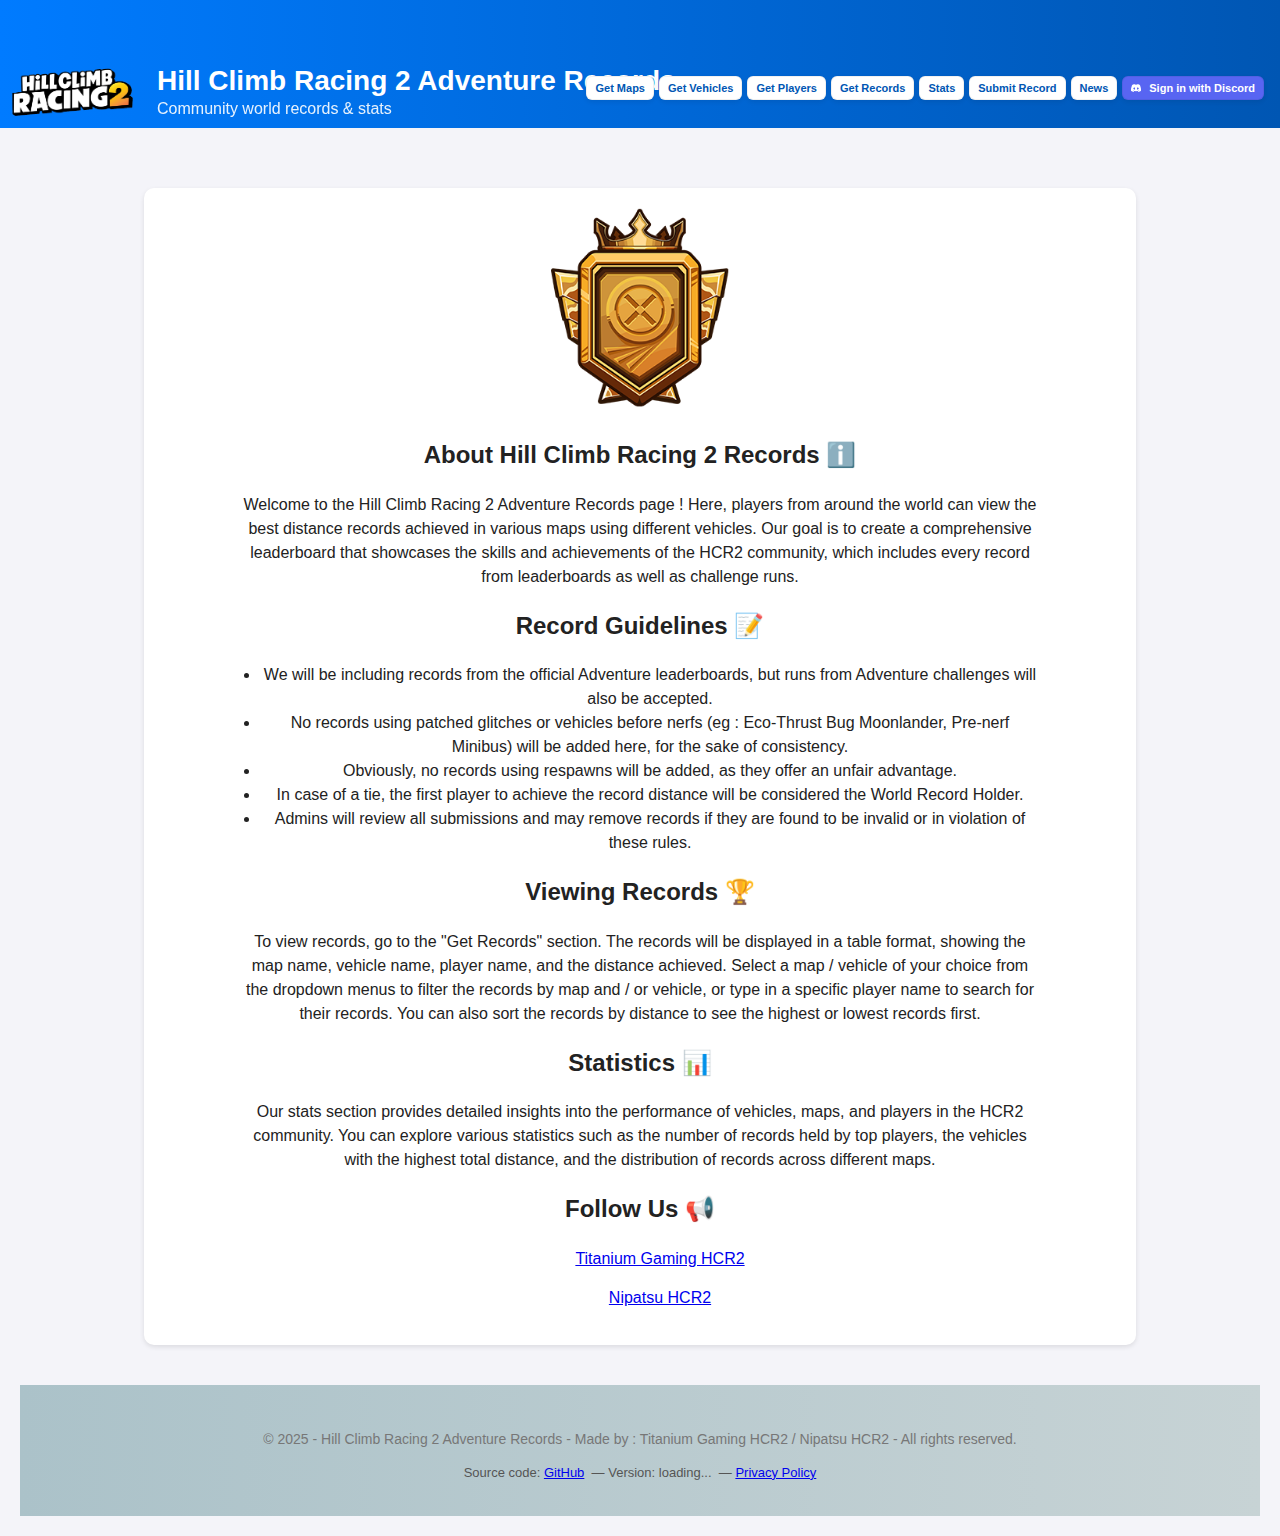
<file: index.html>
<!DOCTYPE html>
<html lang="en">
<head>
    <meta charset="UTF-8">
    <meta name="viewport" content="width=device-width, initial-scale=1">
    <link rel="stylesheet" href="css/style.css">
    <title>Hcr2 Database</title>
    

    
</head>
<body>
    <header>
        <div class="header-inner"></div>
            <div class="branding">
                <img src="img/image.png" alt="HCR2 Logo" id="logo">
                <div>
                    <h1>Hill Climb Racing 2 Adventure Records</h1>
                    <div style="font-size:16px; opacity:0.9;">Community world records & stats</div>
                </div>
            </div>

            <div class="header-right">
                <div class="header-buttons" aria-hidden="false">
                    <button onclick="fetchData('maps')">Get Maps</button>
                    <button onclick="fetchData('vehicles')">Get Vehicles</button>
                    <button onclick="fetchData('players')">Get Players</button>
                    <button onclick="fetchData('records')">Get Records</button>
                    <button onclick="fetchStats()">Stats</button>
                    <button onclick="togglePublicSubmitForm()">Submit Record</button>
                    <button onclick="toggleNewsModal()">News</button>

                <button id="login-btn" class="discord-btn" onclick="location.href='auth/discord_login.php'">
                    <img class="discord-logo" src="img/Discord-Symbol-Blurple.png" alt="Discord">
                    <span>Sign in with Discord</span>
                </button>

                <button id="admin-btn" style="display:none;">Admin</button>
                <button id="logout-btn" onclick="location.href='auth/logout.php'" style="display:none;">Logout</button>
            </div>

            <div id="auth-warning" style="color:orange; padding:8px 0; text-align:center;"></div>
    </header>

    <main>
        <div id="stats-container"></div>
        <div id="data-container"></div>
    
        <div class="about-section" id="about-section">

            <img src="img/image copy.png" alt="Info Icon" style="height: 200px; vertical-align: middle; margin-bottom: 10px;">

            <h2>About Hill Climb Racing 2 Records ℹ️</h2>
            <p id="about-text" style="max-width: 800px; margin: 0 auto; font-size: 16px; line-height: 1.5;">
                Welcome to the Hill Climb Racing 2 Adventure Records page ! Here, players from around the world can view the best distance records achieved in various maps using different vehicles. Our goal is to create a comprehensive leaderboard that showcases the skills and achievements of the HCR2 community, which includes every record from leaderboards as well as challenge runs.
            </p>
            <h2>Record Guidelines 📝</h2>
            <p id="rules-text">
                <ul style="list-style-type: disc; padding-left: 20px; line-height: 1.5; max-width: 800px; margin: 0 auto; font-size: 16px;">
                    <li>We will be including records from the official Adventure leaderboards, but runs from Adventure challenges will also be accepted.</li>
                    <li>No records using patched glitches or vehicles before nerfs (eg : Eco-Thrust Bug Moonlander, Pre-nerf Minibus) will be added here, for the sake of consistency.</li>
                    <li>Obviously, no records using respawns will be added, as they offer an unfair advantage.</li>
                    <li>In case of a tie, the first player to achieve the record distance will be considered the World Record Holder.</li>
                    <li>Admins will review all submissions and may remove records if they are found to be invalid or in violation of these rules.</li>
                </ul>
            </p>
            <h2>Viewing Records 🏆</h2>
            <p id="viewing-text" style="max-width: 800px; margin: 0 auto; font-size: 16px; line-height: 1.5;">
                To view records, go to  the "Get Records" section. The records will be displayed in a table format, showing the map name, vehicle name, player name, and the distance achieved. Select a map / vehicle of your choice from the dropdown menus to filter the records by map and / or vehicle, or type in a specific player name to search for their records. You can also sort the records by distance to see the highest or lowest records first.
            </p>
            <h2>Statistics 📊</h2>
            <p id="stats-text" style="max-width: 800px; margin: 0 auto; font-size: 16px; line-height: 1.5;">
                Our stats section provides detailed insights into the performance of vehicles, maps, and players in the HCR2 community. You can explore various statistics such as the number of records held by top players, the vehicles with the highest total distance, and the distribution of records across different maps.
            </p>
            <h2>Follow Us 📢</h2>
            <p id="follow-text" style=
            "max-width: 800px; margin: 0 auto; font-size: 16px; line-height: 1.5;">
                <ul>
                    <p class = "social-link"><a rel="noopener noreferrer" href="https://www.youtube.com/@titaniumhcr2" target="_blank">Titanium Gaming HCR2</a></p>
                    <p class = "social-link"><a rel="noopener noreferrer" href="https://www.youtube.com/@nipatsu" target="_blank">Nipatsu HCR2</a></p>
                </ul>
        </div>
        
        <!-- Public submission modal (hidden overlay) -->
        <div id="public-submit-overlay" class="modal-overlay" style="display:none;">
            <div class="modal-panel form-container" role="dialog" aria-modal="true" aria-labelledby="public-submit-title">
                <button class="modal-close" onclick="togglePublicSubmitForm()" aria-label="Close">✕</button>
                <h2 id="public-submit-title">Submit a Record (for admin review)</h2>
                <form id="public-submit-form" onsubmit="submitPublicRecord(event)">
                    <label>Map</label>
                    <select id="public-map-select" required></select>
                    <label>Vehicle</label>
                    <select id="public-vehicle-select" required></select>
                    <label>Distance</label>
                    <input type="number" id="public-distance-input" required min="1">
                    <label>Player name</label>
                    <input type="text" id="public-player-name" required>
                    <label>Country (optional)</label>
                    <input type="text" id="public-player-country">
                    <!-- Honeypot field to catch bots (should remain empty) -->
                    <div style="position:absolute; left:-9999px; top:auto; width:1px; height:1px; overflow:hidden;">
                        <label for="hp_email">Leave this field empty</label>
                        <input type="text" id="hp_email" name="hp_email" autocomplete="off" tabindex="-1">
                    </div>
                    <div style="display:flex; gap:8px; margin-top:12px;">
                        <button type="submit">Send Submission</button>
                        <button type="button" onclick="togglePublicSubmitForm()" style="background:#ccc; color:#000;">Cancel</button>
                    </div>
                </form>
                <p id="public-submit-message" style="margin-top:10px;"></p>
            </div>
        </div>
        <!-- News modal -->
        <div id="news-overlay" class="modal-overlay" style="display:none;">
            <div class="modal-panel form-container" role="dialog" aria-modal="true" aria-labelledby="news-title">
                <button class="modal-close" onclick="toggleNewsModal()" aria-label="Close">✕</button>
                <h2 id="news-title">Recent News</h2>
                <div id="news-list" style="max-height:60vh; overflow:auto; text-align:left;">
                    <p>Loading news...</p>
                </div>
                <div style="text-align:right; margin-top:12px;"><button onclick="toggleNewsModal()" style="background:#ccc;color:#000;">Close</button></div>
            </div>
        </div>
        <footer id="footer">
            <p id="copyright" style="text-align: center; margin-top: 24px; font-size: 14px; color: #777;">
                &copy; 2025 - Hill Climb Racing 2 Adventure Records - Made by : Titanium Gaming HCR2 / Nipatsu HCR2 - All rights reserved.
            </p>
            <p class="github-meta" style="margin-top:8px; font-size:13px; color:#555;">
                Source code: <a id="github-link" href="https://github.com/Nipatsuplayer/hcr2-database-with-website" target="_blank" rel="noopener noreferrer">GitHub</a>
                &nbsp;—&nbsp;Version: <span id="github-version">loading...</span>
                &nbsp;—&nbsp;<a href="privacy.html" id="privacy-link">Privacy Policy</a>
            </p>
        </footer>
    </main>
<script src="js/script.js"></script>
<script type="text/javascript" src="https://cdnjs.buymeacoffee.com/1.0.0/button.prod.min.js" data-name="bmc-button" data-slug="nipatsu" data-color="#FFDD00" data-emoji="🚗"  data-font="Cookie" data-text="Support Us!" data-outline-color="#000000" data-font-color="#000000" data-coffee-color="#ffffff" ></script>
</body>
</html>
</file>
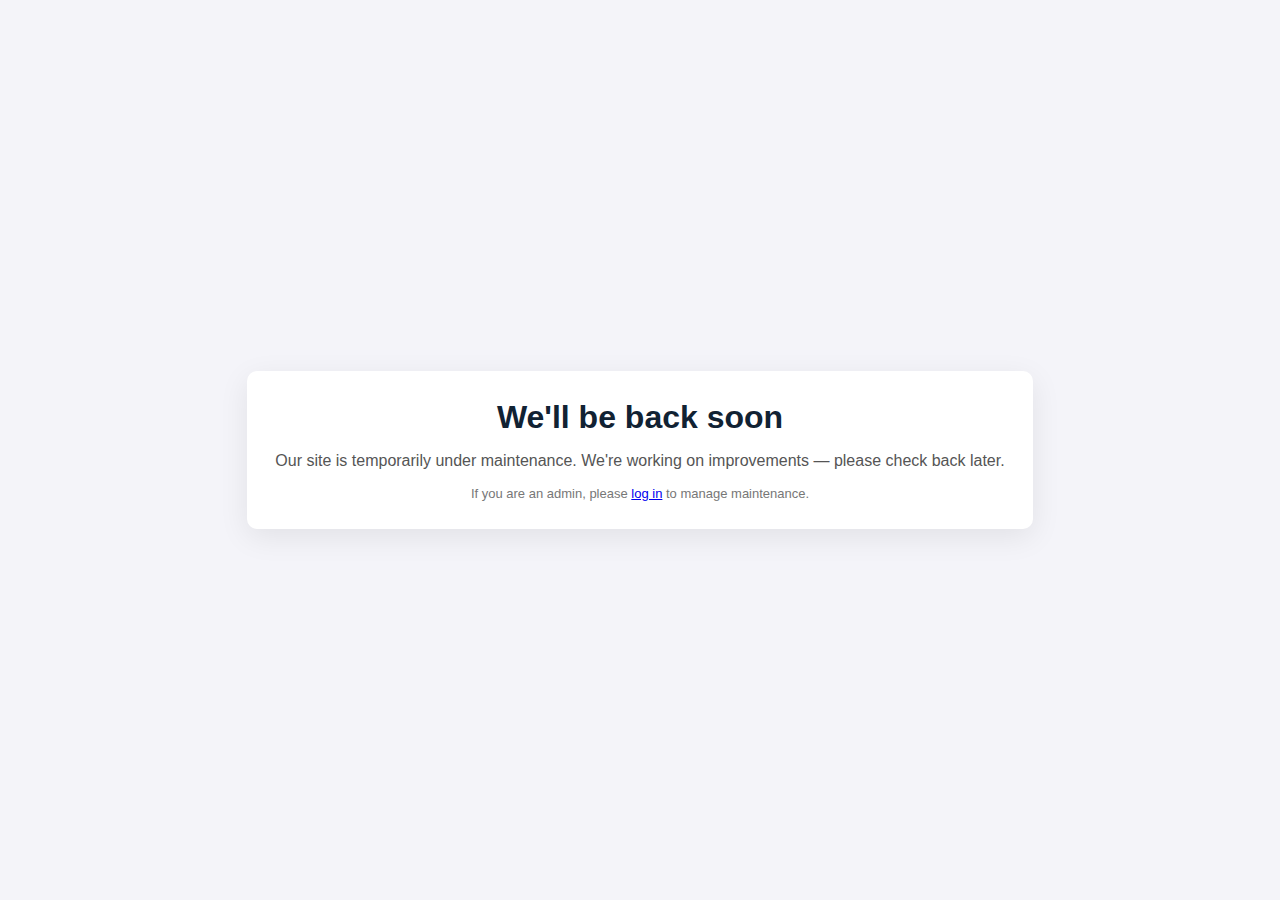
<file: maintenance.html>
<!doctype html>
<html lang="en">
<head>
  <meta charset="utf-8">
  <meta name="viewport" content="width=device-width,initial-scale=1">
  <title>Maintenance</title>
  <style>
    body{font-family:Arial,Helvetica,sans-serif;background:#f4f4f9;color:#222;display:flex;align-items:center;justify-content:center;height:100vh;margin:0}
    .card{background:#fff;padding:28px;border-radius:10px;box-shadow:0 8px 30px rgba(0,0,0,0.08);max-width:760px;text-align:center}
    h1{margin:0 0 8px 0;color:#123}
    p{color:#555}
    .meta{margin-top:12px;font-size:13px;color:#777}
  </style>
</head>
<body>
  <div class="card">
    <h1>We'll be back soon</h1>
    <p>Our site is temporarily under maintenance. We're working on improvements — please check back later.</p>
    <div class="meta">If you are an admin, please <a href="/auth/discord_login.php">log in</a> to manage maintenance.</div>
  </div>
</body>
</html>
</file>
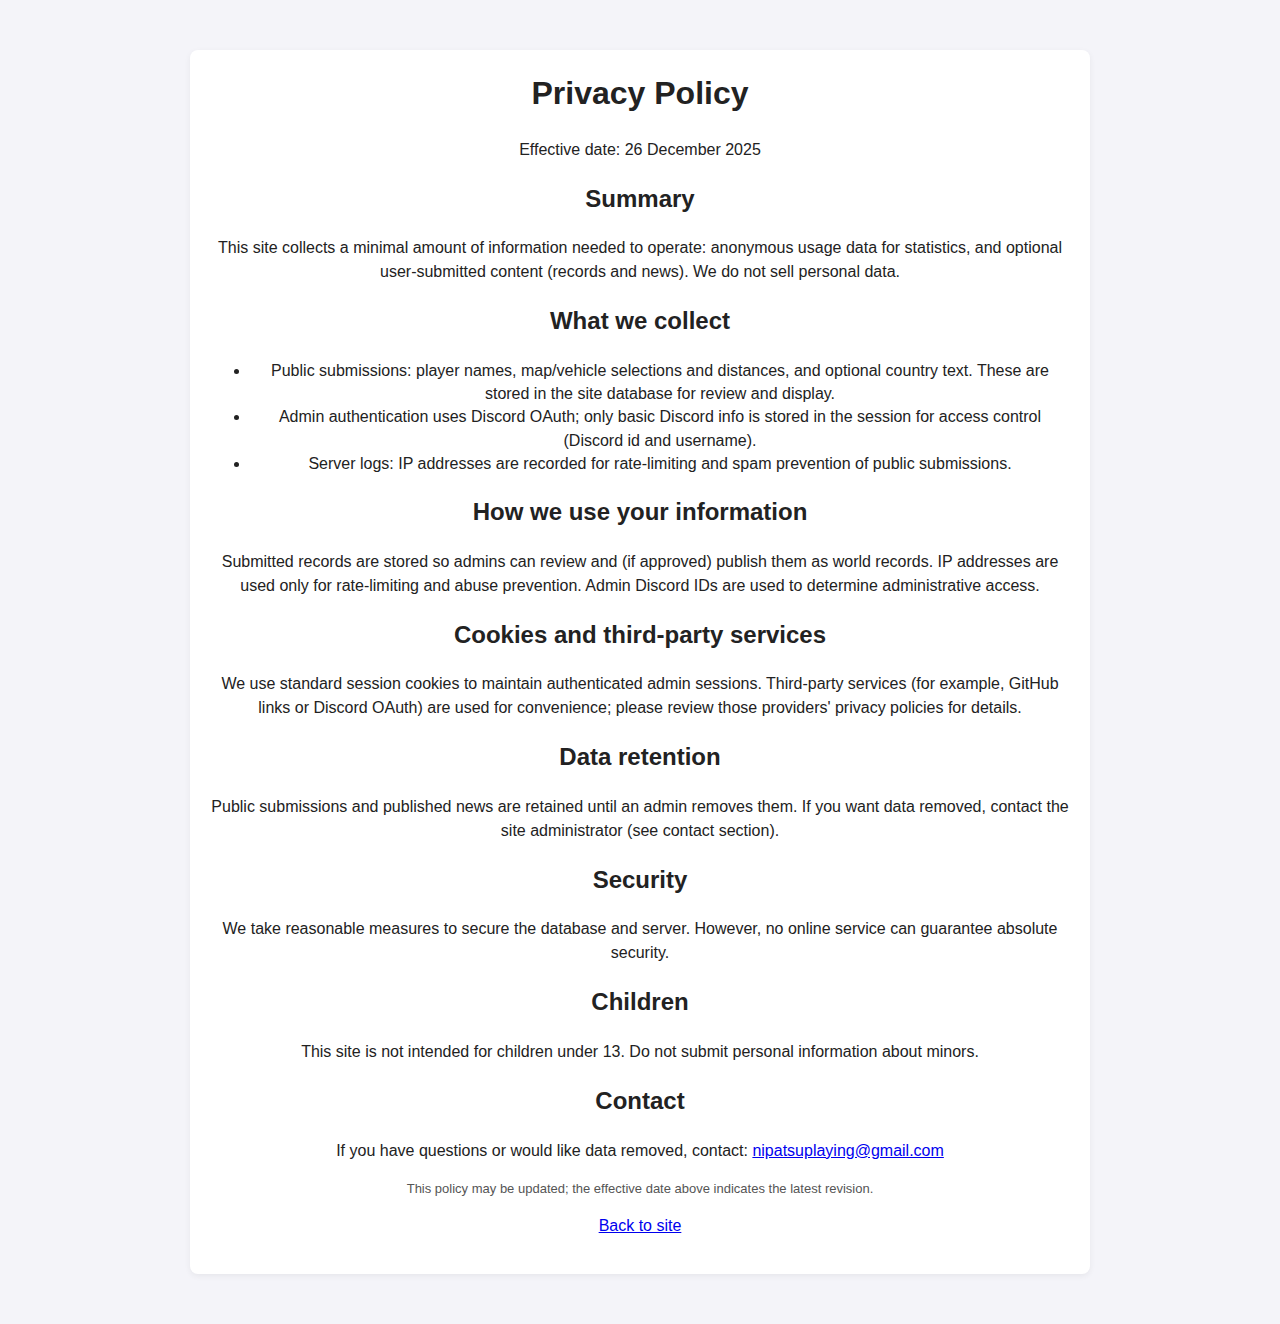
<file: privacy.html>
<!DOCTYPE html>
<html lang="en">
<head>
    <meta charset="utf-8">
    <meta name="viewport" content="width=device-width, initial-scale=1">
    <title>Privacy Policy — HCR2 Records</title>
    <link rel="stylesheet" href="css/style.css">
    <style>
        .policy-container { max-width: 900px; margin: 30px auto; background:#fff; padding:20px; border-radius:8px; box-shadow:0 2px 6px rgba(0,0,0,0.06); }
        .policy-container h1 { margin-top:0; }
        .policy-container p { line-height:1.5; }
    </style>
</head>
<body>
    <main>
        <div class="policy-container">
            <h1>Privacy Policy</h1>
            <p>Effective date: 26 December 2025</p>

            <h2>Summary</h2>
            <p>This site collects a minimal amount of information needed to operate: anonymous usage data for statistics, and optional user-submitted content (records and news). We do not sell personal data.</p>

            <h2>What we collect</h2>
            <ul>
                <li>Public submissions: player names, map/vehicle selections and distances, and optional country text. These are stored in the site database for review and display.</li>
                <li>Admin authentication uses Discord OAuth; only basic Discord info is stored in the session for access control (Discord id and username).</li>
                <li>Server logs: IP addresses are recorded for rate-limiting and spam prevention of public submissions.</li>
            </ul>

            <h2>How we use your information</h2>
            <p>Submitted records are stored so admins can review and (if approved) publish them as world records. IP addresses are used only for rate-limiting and abuse prevention. Admin Discord IDs are used to determine administrative access.</p>

            <h2>Cookies and third-party services</h2>
            <p>We use standard session cookies to maintain authenticated admin sessions. Third-party services (for example, GitHub links or Discord OAuth) are used for convenience; please review those providers' privacy policies for details.</p>

            <h2>Data retention</h2>
            <p>Public submissions and published news are retained until an admin removes them. If you want data removed, contact the site administrator (see contact section).</p>

            <h2>Security</h2>
            <p>We take reasonable measures to secure the database and server. However, no online service can guarantee absolute security.</p>

            <h2>Children</h2>
            <p>This site is not intended for children under 13. Do not submit personal information about minors.</p>

            <h2>Contact</h2>
            <p>If you have questions or would like data removed, contact: <a href="mailto:nipatsuplaying@gmail.com">nipatsuplaying@gmail.com</a></p>

            <p style="margin-top:16px; font-size:13px; color:#555;">This policy may be updated; the effective date above indicates the latest revision.</p>
            <p><a href="/index.html">Back to site</a></p>
        </div>
    </main>
</body>
</html>
</file>
<file: css/style.css>
/* ================= RESET ================= */

* {
  box-sizing: border-box;
}

/* === THEME VARIABLES & GLOBAL HELPERS === */
:root {
  --bg: #f4f4f9;
  --text: #222222;
  --muted: #555555;
  --brand-1: #007bff;
  --brand-2: #0056b3;
  --discord: #5865F2;
  --card-bg: #ffffff;
  --shadow: 0 2px 5px rgba(0,0,0,0.08);
  --radius: 8px;
  --max-width: 1200px;
  --container-padding: 16px;
  --transition: 220ms ease;
}

/* utility: visually-hidden for screen-readers */
.sr-only {
  position: absolute !important;
  height: 1px; width: 1px;
  overflow: hidden;
  clip: rect(1px, 1px, 1px, 1px);
  white-space: nowrap;
}

/* sensible focus styles for keyboard users */
:focus {
  outline: 3px solid rgba(0,123,255,0.14);
  outline-offset: 2px;
  box-shadow: 0 0 0 3px rgba(0,123,255,0.06);
}

/* Respect users' reduced motion preference */
@media (prefers-reduced-motion: reduce) {
  * {
    transition: none !important;
    animation: none !important;
  }
}

html, body {
  margin: 0;
  padding: 0;
  width: 100%;
  max-width: 100%;
  overflow-x: hidden;
}

input,
select,
textarea,
button {
  width: 100%;
  box-sizing: border-box;
}

/* Improved focus/active styles for form controls */
input:focus,
select:focus,
textarea:focus,
button:focus {
  outline: none;
  border-color: rgba(0,123,255,0.28);
  box-shadow: 0 0 0 3px rgba(0,123,255,0.06);
}

body {
  font-family: Arial, sans-serif;
  font-size: 16px;
  line-height: 1.45;
  -webkit-font-smoothing: antialiased;
  -moz-osx-font-smoothing: grayscale;
  background-color: var(--bg);
  color: var(--text);
  min-height: 100vh;
  display: flex;
  flex-direction: column;
}

/* ================= HEADER ================= */

header {
  width: 100%;
  background: linear-gradient(90deg, var(--brand-1), var(--brand-2));
  color: #fff;
  position: relative;
}

/* Small device note shown at top on small viewports to advise desktop use */
.device-note {
  text-align: center;
  padding: 6px 10px;
  font-size: 14px;
  background: rgba(255,255,255,0.12);
  color: #fff;
}

@media (min-width: 769px) {
  .device-note { display: none; }
}

/* Inner container (centers content) */
.header-inner {
  max-width: 1200px;
  margin: 0 auto;
  padding: 14px 16px;
  display: flex;
  align-items: center;
  gap: 16px;
}

/* Generic centered container utility */
.container {
  max-width: var(--max-width);
  margin: 0 auto;
  padding: 0 var(--container-padding);
  width: 100%;
}


/* ================= BRANDING ================= */

/* Branding */
.branding {
  display: flex;
  align-items: center;
  gap: 12px;
}

.branding img {
  height: 56px;
  width: auto;
}

.branding h1 {
  margin: 0;
  font-size: 24px;
  line-height: 1.2;
}

@media (min-width: 769px) {
  .branding img {
    height: 72px;
  }

  .branding h1 {
    font-size: 28px;
  }

  .branding div > div {
    font-size: 18px;
  }
}

.branding div > div {
  font-size: 16px;
  opacity: 0.9;
}

/* ================= MOBILE MENU BUTTON ================= */

.mobile-menu-btn {
  display: none;
  margin-left: auto;
  background: rgba(255,255,255,0.15);
  color: #fff;
  border: none;
  padding: 8px 12px;
  border-radius: 8px;
  font-size: 20px;
  cursor: pointer;
}

/* ================= NAV / BUTTONS ================= */

.header-right {
  margin-left: auto;
}

/* Desktop: pin header buttons to the very right and align them to the bottom of the header */
@media (min-width: 769px) {
  header {
    position: relative;
  }

  .header-inner {
    max-width: 1200px;
    margin: 0 auto;
    padding: 20px 16px 36px 16px;
    display: flex;
    align-items: flex-start;
    gap: 16px;
  }

  /* Move the buttons outside the centered container to the far right of the viewport */
  .header-right {
    position: absolute;
    right: 16px;
    bottom: 12px;
    margin-left: 0;
  }

  /* ensure the header buttons align to the bottom visually */
  .header-buttons, .discord-btn {
    align-items: center;
  }
}

.header-buttons {
  display: flex;
  gap: 6px;
  flex-wrap: wrap;
  align-items: right;
}

@media (min-width: 769px) {
  .header-buttons {
    flex-wrap: nowrap;
    gap: 5px;
  }
}

/* Normal buttons */
.header-buttons button {
  background: var(--card-bg);
  color: var(--brand-2);
  border: 1px solid rgba(0,0,0,0.06);
  padding: 8px 12px;
  border-radius: 6px;
  font-weight: 600;
  font-size: 13px;
  cursor: pointer;
  white-space: nowrap;
  box-shadow: var(--shadow);
  transition: transform var(--transition), filter var(--transition), box-shadow var(--transition);
}

.header-buttons button:hover {
  filter: brightness(0.95);
}

/* Reusable button utility */
.btn {
  display: inline-flex;
  align-items: center;
  gap: 8px;
  padding: 8px 12px;
  border-radius: var(--radius);
  border: 1px solid rgba(0,0,0,0.06);
  background: var(--card-bg);
  color: var(--brand-2);
  cursor: pointer;
  transition: transform var(--transition), box-shadow var(--transition), filter var(--transition);
}


@media (min-width: 769px) {
  .header-buttons button {
    padding: 5px 8px;
    font-size: 11px;
  }
}

/* Discord button */
.discord-btn {
  background: var(--discord) !important;
  color: var(--card-bg) !important;
  display: inline-flex;
  align-items: center;
  gap: 8px;
  font-weight: 700;
}

.discord-btn:hover {
  filter: brightness(0.9);
}

.discord-logo {
  width: 18px;
  height: 18px;
  display: inline-block;
}

@media (min-width: 769px) {
  /* Desktop: ensure header buttons and discord button don't expand to full width */
  .header-buttons button,
  .header-buttons .discord-btn,
  .discord-btn {
    width: auto;
  }

  /* Make discord button match other buttons size-wise on desktop */
  .discord-btn {
    padding: 5px 8px !important;
    font-size: 11px !important;
  }

  .discord-logo {
    width: 10px;
    height: 10px;
    filter : brightness(0), invert(1) !important;
    /*make logo white*/
    vertical-align: middle;

  }
}

/* ================= AUTH WARNING ================= */

#auth-warning {
  text-align: center;
  font-size: 14px;
}

/* ================= MAIN ================= */

main {
  flex: 1;
  padding: 20px;
  text-align: center;
}

/* ================= ABOUT SECTION ================= */

.about-section {
  background: #fff;
  padding: 20px;
  margin: 40px auto;
  width: 80%;
  max-width: 1000px;
  border-radius: 10px;
  box-shadow: 0 2px 5px rgba(0,0,0,0.1);
}

/* ================= TABLES (RESPONSIVE) ================= */

.table-wrapper {
  width: 100%;
  overflow-x: auto;
  -webkit-overflow-scrolling: touch;
  border-radius: 12px;
  overflow: hidden;
}

table {
  border-collapse: collapse;
  width: 100%;
  margin: 20px 0;
  background: var(--card-bg);
  box-shadow: 0 4px 12px rgba(0, 0, 0, 0.08), 0 2px 4px rgba(0, 0, 0, 0.04);
  border-radius: 12px;
  overflow: hidden;
}

th, td {
  border: 1px solid rgba(0, 0, 0, 0.06);
  padding: 12px 14px;
  text-align: left;
}

th {
  background: linear-gradient(135deg, #f5f7fa 0%, #eef2f7 100%);
  font-weight: 700;
  color: var(--brand-2);
  font-size: 13px;
  text-transform: uppercase;
  letter-spacing: 0.5px;
}

tr:nth-child(even) {
  background: rgba(0, 0, 0, 0.015);
}

tr:hover {
  background: rgba(0, 123, 255, 0.04);
  transition: background-color var(--transition);
}

@media (min-width: 769px) {
  table {
    min-width: 720px;
  }

  th, td {
    white-space: nowrap;
  }
}

/* ================= MODALS (MOBILE SAFE) ================= */

.modal-overlay {
  position: fixed;
  inset: 0;
  background: rgba(0,0,0,0.45);
  display: flex;
  align-items: center;
  justify-content: center;
  padding: 20px; /* keep some spacing on small viewports */
  z-index: 9999;
}

.modal-panel {
  background: #fff;
  border-radius: 12px;
  padding: 16px;
  width: 92vw;
  max-width: 720px;
  margin: auto;
  max-height: calc(100vh - 40px);
  overflow-y: auto;
  position: relative;
}

.modal-close {
  position: sticky;
  top: 0;
  margin-left: auto;
  background: transparent;
  border: none;
  font-size: 20px;
  cursor: pointer;
}

/* === Submission modal improvements === */
.form-container {
  padding: 6px 4px 12px 4px;
}

.form-container h2 {
  margin-top: 0;
  font-size: 20px;
  color: var(--brand-2);
}

.form-container form {
  display: block;
  gap: 10px;
}

.form-container label {
  display: block;
  font-weight: 600;
  margin: 8px 0 6px 0;
  color: var(--text);
  font-size: 14px;
}

.form-container input[type="text"],
.form-container input[type="number"],
.form-container select,
.form-container textarea {
  width: 100%;
  padding: 10px 12px;
  border-radius: 8px;
  border: 1px solid rgba(0,0,0,0.08);
  background: var(--card-bg);
  box-shadow: 0 1px 2px rgba(0,0,0,0.03) inset;
  transition: border-color var(--transition), box-shadow var(--transition);
  font-size: 14px;
}

.form-container input:focus,
.form-container select:focus,
.form-container textarea:focus {
  border-color: rgba(0,123,255,0.28);
  box-shadow: 0 0 0 4px rgba(0,123,255,0.06);
  outline: none;
}

.form-container .actions {
  display: flex;
  gap: 12px;
  justify-content: center;
  align-items: center;
  margin-top: 16px;
  margin-left: auto;
  margin-right: auto;
  flex-wrap: wrap;
  /* ensure buttons don't stretch full width on small screens */
  text-align: center;
}

.form-container button {
  color: linear-gradient(90deg,var(--brand-1),var(--brand-2));
  font-size: 14px;
}

.form-container .actions button[type="submit"] {
  background: linear-gradient(90deg, var(--brand-1), var(--brand-2));
  color: #fff;
  border: none;
  padding: 11px 20px;
  border-radius: 10px;
  font-weight: 700;
  font-size: 15px;
  cursor: pointer;
  box-shadow: 0 6px 18px rgba(0, 123, 255, 0.24);
  transition: transform var(--transition), box-shadow var(--transition), filter var(--transition);
  min-width: 140px;
  text-align: center;
}

.form-container .actions button[type="submit"]:hover {
  transform: translateY(-2px);
  filter: brightness(1.02);
  box-shadow: 0 8px 22px rgba(0, 123, 255, 0.32);
}

.form-container .actions button[type="submit"]:active {
  transform: translateY(0);
  box-shadow: 0 4px 12px rgba(0, 123, 255, 0.2);
}

.form-container .actions button[type="button"] {
  background: var(--card-bg);
  color: var(--text);
  border: 1px solid rgba(0, 0, 0, 0.1);
  padding: 11px 20px;
  border-radius: 10px;
  font-weight: 600;
  font-size: 15px;
  cursor: pointer;
  box-shadow: 0 2px 6px rgba(0, 0, 0, 0.06);
  transition: transform var(--transition), box-shadow var(--transition), border-color var(--transition);
  min-width: 100px;
  text-align: center;
}

.form-container .actions button[type="button"]:hover {
  border-color: rgba(0, 0, 0, 0.15);
  transform: translateY(-1px);
  box-shadow: 0 4px 10px rgba(0, 0, 0, 0.08);
}

.form-container .actions button[type="button"]:active {
  transform: translateY(0);
  box-shadow: 0 2px 4px rgba(0, 0, 0, 0.04);
}

/* Success / error message styles */
#public-submit-message {
  margin-top: 10px;
  min-height: 20px;
  font-weight: 600;
}

#public-submit-message.success {
  color: #14632a; /* dark green */
}

#public-submit-message.error {
  color: #8a1e1e; /* dark red */
}

/* Make modal form layout nicer on larger screens */
@media (min-width: 600px) {
  .form-container form {
    display: grid;
    grid-template-columns: 1fr 1fr;
    gap: 12px 16px;
    align-items: start;
  }

  /* make full-width items span both columns */
  .form-container label:nth-of-type(odd),
  .form-container label:nth-of-type(even) {
    font-size: 14px;
  }

  /* target first label-input pair ordering: since HTML uses sequential label+input blocks, make inputs span columns */
  .form-container select,
  .form-container input,
  .form-container textarea {
    grid-column: span 1;
  }

  /* distance, player name, country: make them span full width for readability */
  #public-distance-input,
  #public-player-name,
  #public-player-country {
    grid-column: 1 / -1;
  }

  /* actions to span full width and align right */
  .form-container .actions {
    grid-column: 1 / -1;
  }
}

/* ================= FOOTER ================= */

#footer {
  margin-top: 40px;
  padding: 20px;
  background: linear-gradient(90deg, #abc2c9, #c7d3d5);
  text-align: center;
  font-size: 14px;
  color: #555;
}

/* ================= MOBILE ================= */

@media (max-width: 768px) {

  .header-inner {
    flex-wrap: wrap;
  }

  .branding img {
    height: 40px;
  }

  .branding h1 {
    font-size: 16px;
  }

  /* Show hamburger */
  .mobile-menu-btn {
    display: block;
  }

  /* Mobile dropdown menu */
  #mobile-menu {
    position: absolute;
    top: 100%;
    left: 8px;
    right: 8px;
    background: #fff;
    border-radius: 10px;
    box-shadow: 0 8px 24px rgba(0,0,0,0.2);
    padding: 12px;
    z-index: 1000;
  }

  #mobile-menu[aria-hidden="true"] {
    display: none;
  }

  .header-buttons {
    flex-direction: column;
  }

  .header-buttons button,
  .discord-btn {
    width: 100%;
    justify-content: center;
    font-size: 15px;
  }

  /* Mobile: ensure discord icon is visible and properly sized */
  .discord-logo {
    display: inline-block;
    width: 20px;
    height: 20px;
    margin-right: 8px;
    vertical-align: middle;
    object-fit: contain;
  }

  .about-section {
    width: 95%;
  }
}

/* === FILTER CONTAINER === */

.filter-container {
  display: flex;
  gap: 12px;
  margin: 20px auto;
  flex-wrap: wrap;
  align-items: center;
  background: var(--card-bg);
  padding: 14px 16px;
  border-radius: 16px;
  box-shadow: 0 2px 8px rgba(0, 0, 0, 0.06), 0 1px 3px rgba(0, 0, 0, 0.04);
  max-width: var(--max-width);
}

@media (min-width: 769px) {
  .filter-container {
    justify-content: center;
    flex-wrap: nowrap;
    margin: 20px auto;
  }

  .filter-container input,
  .filter-container select,
  .filter-container button {
    width: auto;
    min-width: 140px;
  }
}

/* === MULTI-DROPDOWN STYLES === */

.multi-dropdown button {
  padding: 9px 14px !important;
  border-radius: 12px !important;
  border: 1px solid rgba(0,0,0,0.08) !important;
  background-color: var(--card-bg) !important;
  color: var(--text);
  cursor: pointer;
  font-size: 14px;
  font-weight: 500;
  width: auto !important;
  min-width: 140px !important;
  box-shadow: 0 2px 4px rgba(0, 0, 0, 0.04);
  transition: transform var(--transition), box-shadow var(--transition), filter var(--transition), border-color var(--transition);
}

.multi-dropdown button:hover {
  transform: translateY(-2px);
  border-color: rgba(0, 123, 255, 0.2);
  filter: brightness(0.99);
  box-shadow: 0 8px 16px rgba(0, 0, 0, 0.08);
}

.dropdown-panel {
  box-shadow: 0 4px 12px rgba(0, 0, 0, 0.12);
  display: flex;
  flex-direction: column; /* stack items vertically */
  gap: 6px; /* space between checkbox items to avoid overlap */
  align-items: stretch;
  padding: 8px; /* small padding so items don't touch edges */
  min-width: 180px; /* avoid extremely narrow panels */
  max-width: 340px; /* constrain width so adjacent panels don't overlap */
  border-radius: 12px;
}

/* Make each checkbox + label an inline-flex item so the checkbox and its text stay on one line */
.dropdown-panel label {
  display: flex !important;
  align-items: center;
  gap: 8px;
  white-space: nowrap; /* prevent label text from wrapping to the next line */
  cursor: pointer;
  font-weight: normal;
  font-size: 13px;
  margin: 0;
  padding: 4px 6px;
  width: 100%; /* make each label take full panel width so checkbox stays left */
  box-sizing: border-box;
}

.dropdown-panel input[type="checkbox"] {
  margin-right: 6px;
  width: auto !important;
  flex-shrink: 0;
}

/* === DISTANCE FILTER STYLES === */
.distance-filter {
  display: flex;
  gap: 6px;
  align-items: center;
}

.distance-filter select,
.distance-filter input {
  padding: 9px 12px;
  border-radius: 10px;
  border: 1px solid rgba(0, 0, 0, 0.08);
  font-size: 14px;
  width: auto !important;
  min-width: 110px !important;
  background: var(--card-bg);
  transition: border-color var(--transition), box-shadow var(--transition);
}

/* === PLAYER RECORD FILTER STYLES === */
.player-record-filter {
  display: flex;
  gap: 6px;
  align-items: center;
}

.player-record-filter select,
.player-record-filter input {
  padding: 9px 12px;
  border-radius: 10px;
  border: 1px solid rgba(0, 0, 0, 0.08);
  font-size: 14px;
  width: auto !important;
  min-width: 110px !important;
  background: var(--card-bg);
  transition: border-color var(--transition), box-shadow var(--transition);
}

@media (max-width: 768px) {
  .filter-container {
    flex-direction: column;
    gap: 8px;
  }

  .distance-filter,
  .player-record-filter {
    width: 100%;
    flex-direction: row;
  }

  .distance-filter select,
  .distance-filter input,
  .player-record-filter select,
  .player-record-filter input {
    flex: 1;
    min-width: auto !important;
  }

  .multi-dropdown button {
    width: 100% !important;
  }

  .filter-container input {
    width: 100% !important;
  }
}

/* === STATS BAR CHART FIX === */

.chart-container {
    display: flex;
    flex-direction: column;
    gap: 10px;
    width: 100%;
    max-width: 900px;
    margin: 0 auto;
}

.chart-bar {
    display: flex;
    align-items: center;
    gap: 10px;
    width: 100%;
    font-size: 14px;
}

.player-rank {
    width: 28px;
    text-align: right;
    font-weight: bold;
    flex-shrink: 0;
}

.player-name {
    width: 140px;
    white-space: nowrap;
    overflow: hidden;
    text-overflow: ellipsis;
    flex-shrink: 0;
}

.bar {
    position: relative;
    height: 22px;
    min-width: 0;
    background: linear-gradient(to right, #85a728ff, #28a745);
    border-radius: 6px;
    display: flex;
    align-items: center;
    padding-right: 8px;
}

/* Player bars (blue) */
.players-chart .bar {
  background: linear-gradient(90deg, #60a5fa, #1e3a8a);
}

/* New: flexible bar wrap and fill for accurate percentage rendering */
.players-chart .bar-wrap {
  flex: 1 1 auto;
  background: rgba(0,0,0,0.04);
  border-radius: 6px;
  height: 22px;
  position: relative;
  overflow: hidden;
}

.players-chart .bar-fill {
  position: absolute;
  left: 0;
  top: 0;
  bottom: 0;
  width: 0%;
  background: linear-gradient(90deg, #60a5fa, #1e3a8a);
  border-radius: 6px;
  transition: width 350ms ease;
  display: flex;
  align-items: center;
  justify-content: flex-end;
  padding-right: 8px;
}

.players-chart .bar-value {
  position: relative;
  color: #fff;
  font-weight: 700;
}

/* Stars (green) chart uses same structure as players */
.stars-chart .bar-wrap {
  flex: 1 1 auto;
  background: rgba(0,0,0,0.04);
  border-radius: 6px;
  height: 22px;
  position: relative;
  overflow: hidden;
}

.stars-chart .bar-fill {
  position: absolute;
  left: 0;
  top: 0;
  bottom: 0;
  width: 0%;
  background: linear-gradient(to right, #85a728ff, #28a745);
  border-radius: 6px;
  transition: width 350ms ease;
  display: flex;
  align-items: center;
  justify-content: flex-end;
  padding-right: 8px;
}

.stars-chart .bar-value {
  position: relative;
  color: #fff;
  font-weight: 700;
}

.bar-value {
    position: absolute;
    right: 6px;
    font-size: 13px;
    font-weight: bold;
    color: #fff;
}

/* MOBILE FIX */
@media (max-width: 600px) {
    .player-name {
        width: 90px;
    }

  .bar {
    height: 20px;
  }
  .players-chart .bar-wrap { height: 20px; }
}

/* Ensure Discord PNG/SVG renders as white across breakpoints */
.discord-logo {
  -webkit-filter: brightness(0) invert(1) !important;
  filter: brightness(0) invert(1) !important;
  object-fit: contain;
}

/* ================= PIE / COUNTRY LEGEND ================= */
.pie-container {
  display: flex;
  gap: 18px;
  align-items: flex-start;
  justify-content: center;
  flex-wrap: wrap;
  max-width: 980px;
  margin: 0 auto;
}

.pie-container canvas {
  background: transparent;
  border-radius: 8px;
  box-shadow: 0 2px 6px rgba(0,0,0,0.08);
  max-width: 460px;
  width: 100%;
  height: auto;
}

.pie-legend {
  display: flex;
  flex-direction: column;
  gap: 8px;
  max-height: 360px;
  overflow: auto;
  text-align: left;
  padding: 6px;
}

.legend-item {
  display: flex;
  align-items: center;
  gap: 10px;
  white-space: nowrap;
}

.legend-color {
  display: inline-block;
  width: 14px;
  height: 14px;
  border-radius: 3px;
  flex-shrink: 0;
  border: 1px solid rgba(0,0,0,0.08);
  background: transparent; /* will be set by inline JS */
}

.legend-label {
  font-size: 14px;
  color: #222;
}

@media (min-width: 769px) {
  .pie-container {
    flex-wrap: nowrap;
    align-items: center;
  }

  .pie-legend {
    max-width: 360px;
    padding-left: 12px;
  }
}

/* ================= STATS SECTION IMPROVEMENTS ================= */
.stats-section {
  margin: 20px auto;
  padding: 16px;
  border-radius: 10px;
}

.stats-section h3 {
  margin: 0 0 12px 0;
  font-size: 20px;
  color: #123;
}

.overall-stats {
  display: flex;
  gap: 12px;
  flex-wrap: wrap;
  justify-content: center;
  align-items: stretch;
}

.stat-box {
  background: #fff;
  padding: 12px 16px;
  border-radius: 8px;
  box-shadow: 0 1px 4px rgba(0,0,0,0.06);
  min-width: 150px;
  text-align: center;
}

/* Slightly tighter table styles for stats tables */
.stats-section table th, .stats-section table td {
  padding: 10px 12px;
  text-wrap: wrap;
}

.stats-section table {
  box-shadow: 0 2px 8px rgba(0, 0, 0, 0.06);
}

@media (max-width: 600px) {
  .legend-label { font-size: 13px; }
  .legend-color { width: 12px; height: 12px; }
  .stat-box { min-width: 120px; padding: 10px; }
}

/* ================= VEHICLE HEADER RESPONSIVE FIX ================= */
/* Inline styles in JS set absolute positioning for the title; override on small screens */
.vehicle-header {
  position: relative;
  display: flex;
  align-items: center;
  gap: 8px;
}

.vehicle-title {
  position: absolute;
  left: 50%;
  transform: translateX(-50%);
  margin: 0;
}

.vehicle-select-wrap {
  margin-left: auto;
}

@media (max-width: 768px) {
  .vehicle-header {
    flex-direction: column;
    align-items: center;
    justify-content: center;
  }

  .vehicle-title {
    position: static !important;
    left: auto !important;
    transform: none !important;
    text-align: center;
    width: 100%;
  }

  .vehicle-select-wrap {
    margin-left: 0;
    width: 100%;
    display: flex;
    justify-content: center;
  }

  .vehicle-select-wrap select {
    max-width: 360px;
    width: 92%;
  }

  /* Mobile: ensure tables don't overflow before JS runs */
  .table-wrapper {
    overflow-x: auto;
    max-width: 100% !important;
  }

  /* stronger rules to override inline styles or JS-applied widths */
  .table-wrapper table {
    width: 100% !important;
    max-width: 100% !important;
    table-layout: fixed !important; /* allow cells to break and respect container width */
    min-width: 0 !important; /* override any larger intrinsic widths */
  }

  .table-wrapper th,
  .table-wrapper td {
    white-space: normal !important; /* allow wrapping */
    word-break: break-word !important;
    overflow-wrap: anywhere !important;
  }


}

/* Ensure tables generated directly inside data/stats containers are responsive on small screens */
@media (max-width: 768px) {
  #data-container, #stats-container {
    overflow-x: auto;
    -webkit-overflow-scrolling: touch;
    max-width: 100%;
  }

  /* Apply fixed layout and wrapping to any table inside those containers */
  #data-container table,
  #stats-container table,
  main table {
    width: 100% !important;
    max-width: 100% !important;
    table-layout: fixed !important;
    min-width: 0 !important;
  }

  #data-container table th,
  #data-container table td,
  #stats-container table th,
  #stats-container table td,
  main table th,
  main table td {
    white-space: normal !important;
    word-break: break-word !important;
    overflow-wrap: anywhere !important;
  }
}
</file>
